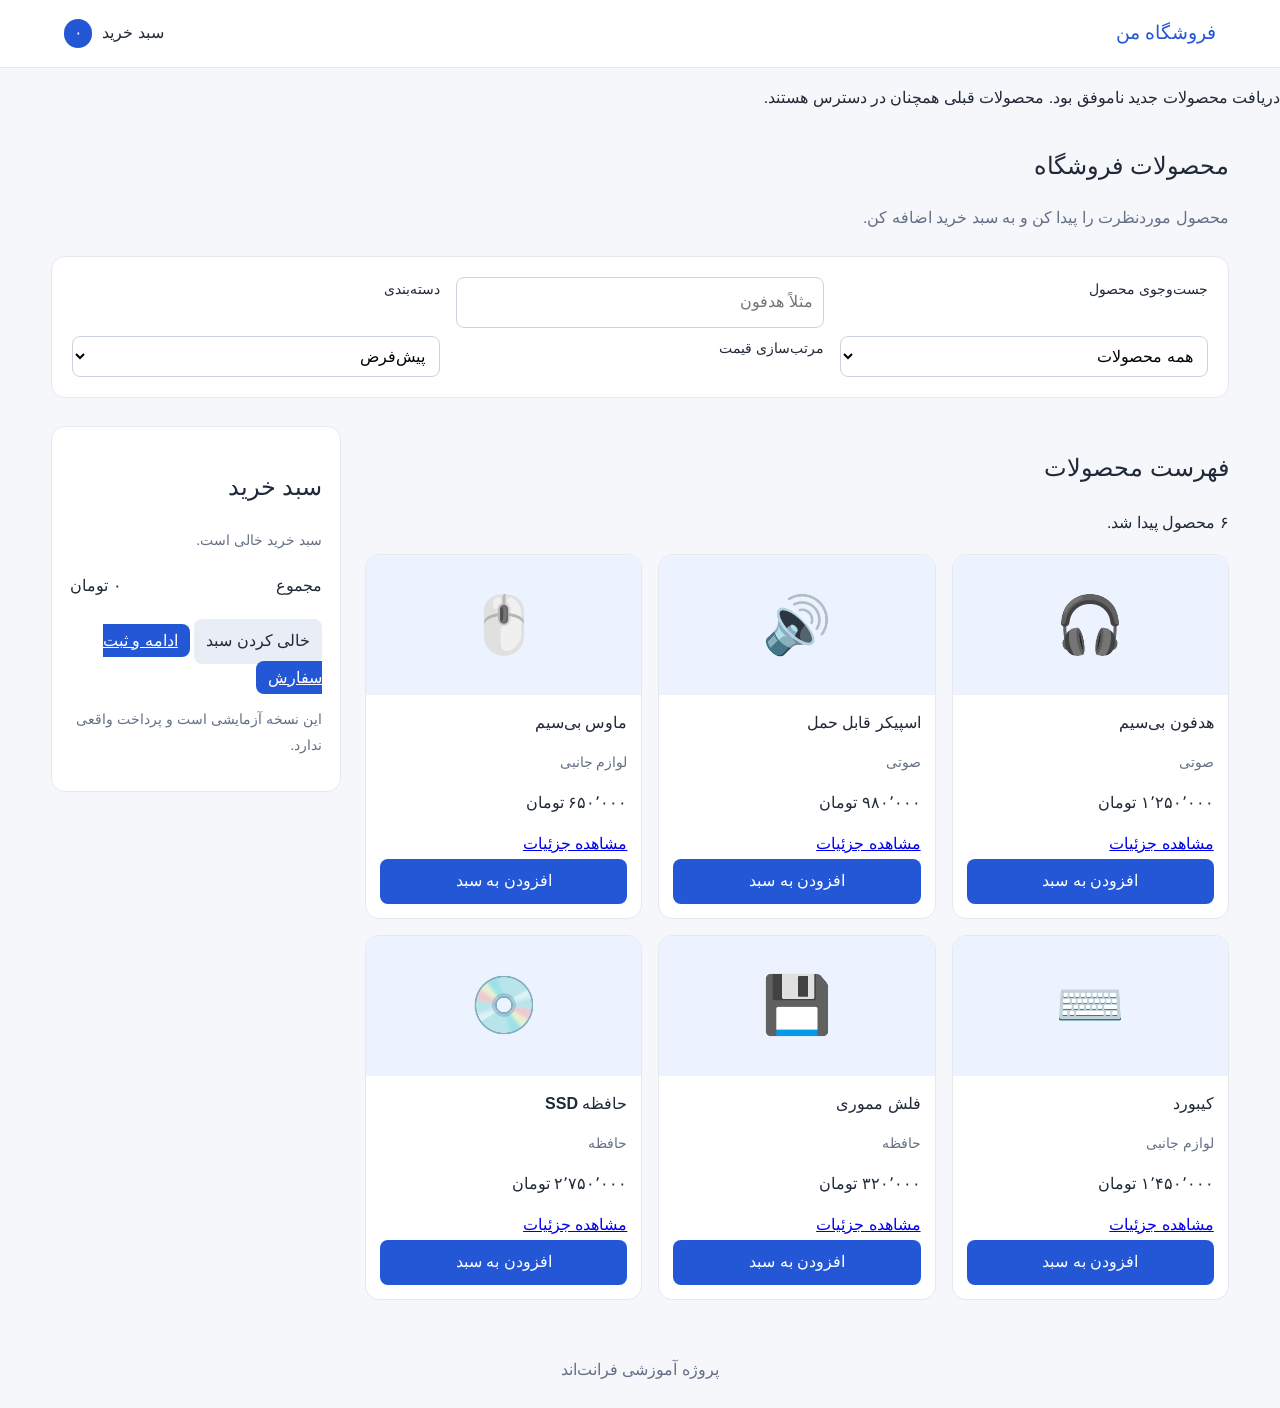
<file: index.html>
<!doctype html>
<html lang="fa" dir="rtl">
  <head>
    <meta charset="UTF-8" />
    <meta name="viewport" content="width=device-width, initial-scale=1.0" />

    <title>فروشگاه من | نسخه آنلاین</title>
    <link rel="stylesheet" href="style.css" />
    <script src="products.js" defer></script>
    <script src="api.js" defer></script>
    <script src="cart.js" defer></script>
    <script src="app.js" defer></script>
  </head>
  <body>
    <header class="site-header">
      <a class="logo" href="index.html">فروشگاه من</a>

      <a class="cart-link" href="#cart">
        سبد خرید
        <span id="cart-count">۰</span>
      </a>
    </header>

    <p id="api-status" role="status" aria-live="polite" hidden></p>

    <main class="container">
      <section class="intro">
        <h1>محصولات فروشگاه</h1>
        <p>محصول موردنظرت را پیدا کن و به سبد خرید اضافه کن.</p>
      </section>

      <section class="toolbar" aria-label="جست‌وجو و فیلتر محصولات">
        <label for="search">جست‌وجوی محصول</label>
        <input id="search" type="search" placeholder="مثلاً هدفون" />

        <label for="category">دسته‌بندی</label>
        <select id="category">
          <option value="all">همه محصولات</option>
          <option value="audio">صوتی</option>
          <option value="accessories">لوازم جانبی</option>
          <option value="storage">حافظه</option>
          <option value="beauty">زیبایی و مراقبت</option>
          <option value="fragrances">عطر و ادکلن</option>
          <option value="furniture">خانه و مبلمان</option>
          <option value="groceries">مواد غذایی</option>
        </select>

        <label for="sort">مرتب‌سازی قیمت</label>
        <select id="sort">
          <option value="default">پیش‌فرض</option>
          <option value="low">ارزان‌تر</option>
          <option value="high">گران‌تر</option>
        </select>
      </section>
      <p id="cart-storage-message" role="status" aria-live="polite" hidden></p>
      <div class="layout">
        <section class="catalog" aria-labelledby="catalog-title">
          <h2 id="catalog-title">فهرست محصولات</h2>
          <p id="result-count" role="status" aria-live="polite"></p>
          <div id="products" class="product-grid"></div>
        </section>

        <aside id="cart" class="cart-panel" aria-labelledby="cart-title">
          <h2 id="cart-title">سبد خرید</h2>
          <div id="cart-items"></div>

          <div class="cart-total">
            <span>مجموع</span>
            <strong id="cart-total">۰ تومان</strong>
          </div>

          <button id="clear-cart" class="secondary-button">
            خالی کردن سبد
          </button>

          <a id="checkout-link" class="primary-button" href="checkout.html">
            ادامه و ثبت سفارش
          </a>
          <p class="notice">این نسخه آزمایشی است و پرداخت واقعی ندارد.</p>
        </aside>
      </div>
    </main>

    <footer class="site-footer">پروژه آموزشی فرانت‌اند</footer>
  </body>
</html>
</file>
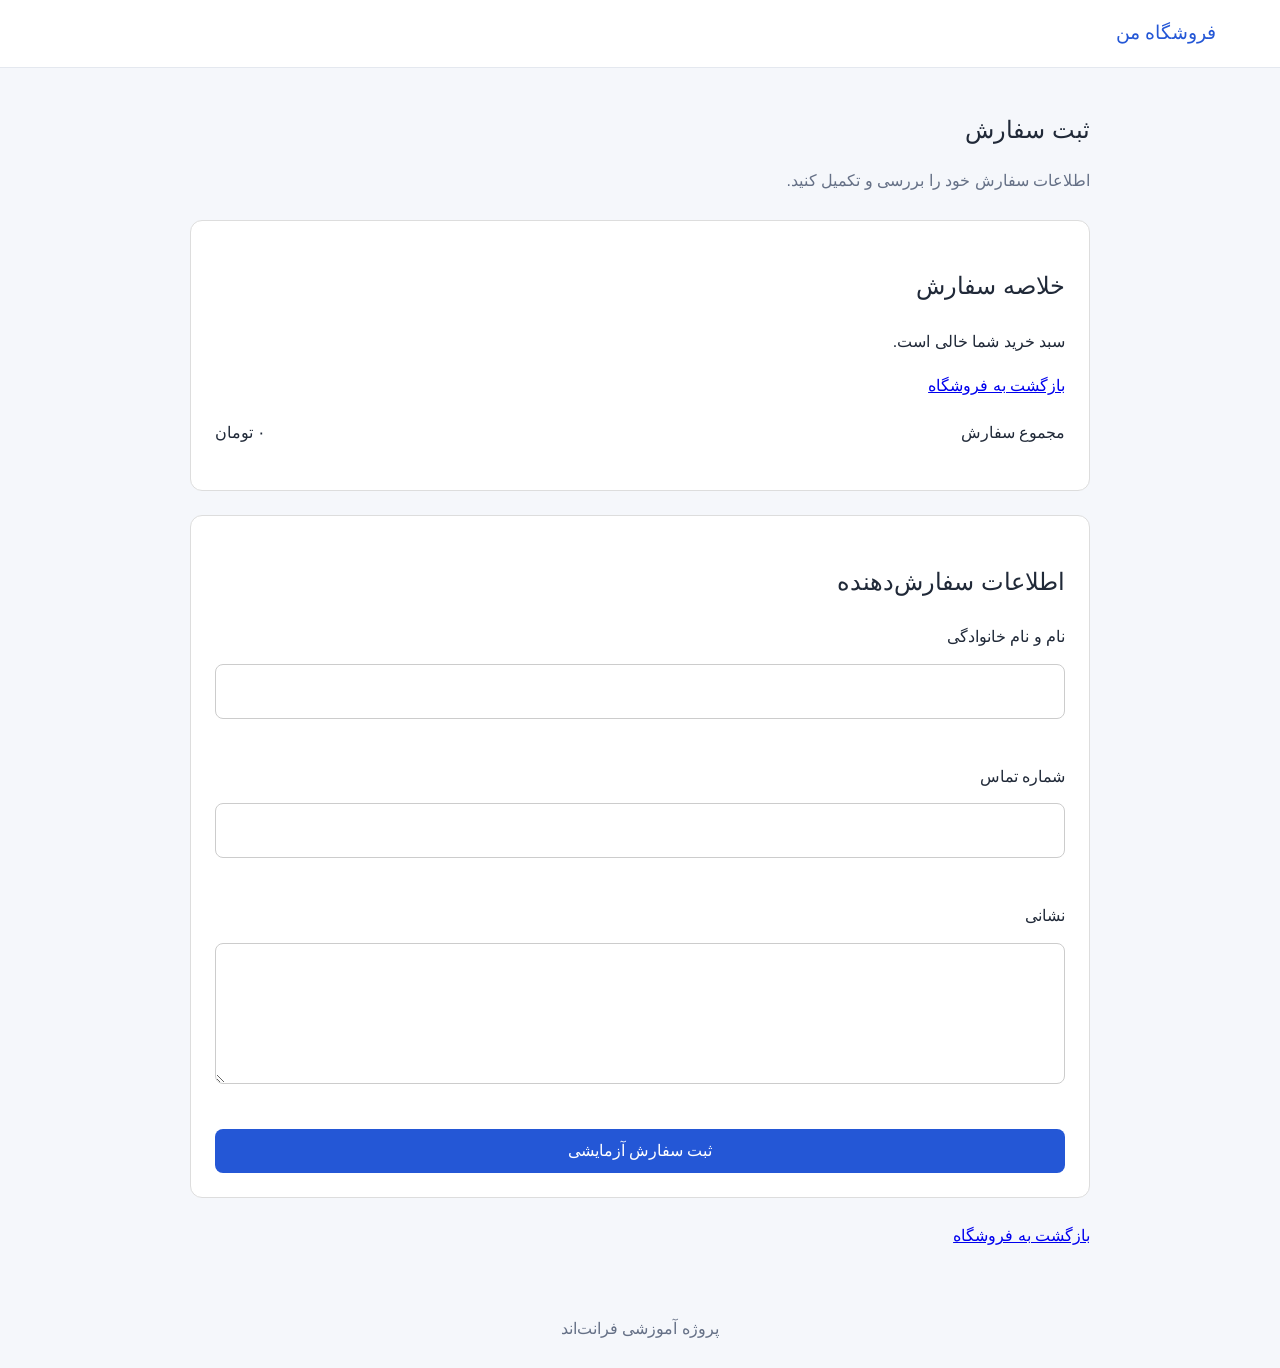
<file: checkout.html>
<!doctype html>
<html lang="fa" dir="rtl">
  <head>
    <meta charset="UTF-8" />
    <meta name="viewport" content="width=device-width, initial-scale=1.0" />

    <title>ثبت سفارش | فروشگاه من</title>
    <link rel="stylesheet" href="style.css" />
    <script src="products.js" defer></script>
    <script src="cart.js" defer></script>
    <script src="checkout.js" defer></script>
  </head>

  <body>
    <header class="site-header">
      <a class="logo" href="index.html">فروشگاه من</a>
    </header>

    <main class="container checkout-page">
      <section class="intro">
        <h1>ثبت سفارش</h1>
        <p>اطلاعات سفارش خود را بررسی و تکمیل کنید.</p>
      </section>

      <section class="checkout-summary">
        <h2>خلاصه سفارش</h2>
        <div id="checkout-items"></div>

        <div class="cart-total">
          <span>مجموع سفارش</span>
          <strong id="checkout-total">۰ تومان</strong>
        </div>
      </section>

      <section class="checkout-form-section">
        <h2>اطلاعات سفارش‌دهنده</h2>

        <p id="checkout-message" role="status" aria-live="polite"></p>

        <form id="checkout-form" novalidate>
          <label for="customer-name">نام و نام خانوادگی</label>
          <input
            id="customer-name"
            name="customerName"
            type="text"
            autocomplete="name"
            minlength="3"
            maxlength="80"
            required
            aria-describedby="name-error"
          />
          <p id="name-error" class="field-error" aria-live="polite"></p>

          <label for="customer-phone">شماره تماس</label>
          <input
            id="customer-phone"
            name="phone"
            type="tel"
            autocomplete="tel"
            required
            aria-describedby="phone-error"
          />
          <p id="phone-error" class="field-error" aria-live="polite"></p>

          <label for="customer-address">نشانی</label>
          <textarea
            id="customer-address"
            name="address"
            rows="4"
            autocomplete="street-address"
            minlength="10"
            maxlength="500"
            required
            aria-describedby="address-error"
          ></textarea>
          <p id="address-error" class="field-error" aria-live="polite"></p>

          <button type="submit" class="primary-button">
            ثبت سفارش آزمایشی
          </button>
        </form>
      </section>

      <a href="index.html">بازگشت به فروشگاه</a>
    </main>

    <footer class="site-footer">پروژه آموزشی فرانت‌اند</footer>
  </body>
</html>
</file>
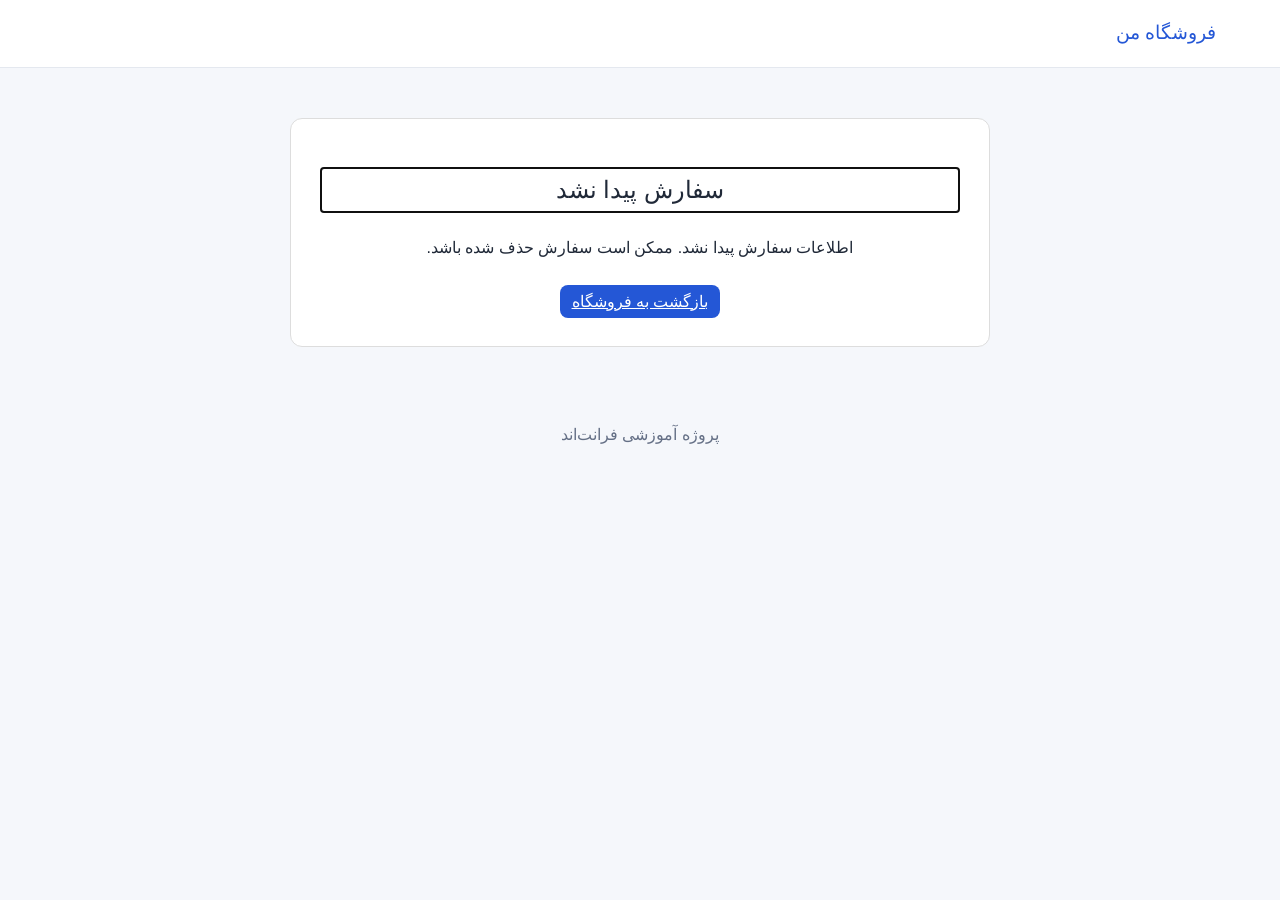
<file: order-success.html>
<!doctype html>
<html lang="fa" dir="rtl">
  <head>
    <meta charset="UTF-8" />
    <meta name="viewport" content="width=device-width, initial-scale=1.0" />

    <title>نتیجهٔ سفارش | فروشگاه من</title>
    <link rel="stylesheet" href="style.css" />
    <script src="order-success.js" defer></script>
  </head>

  <body>
    <header class="site-header">
      <a class="logo" href="index.html">فروشگاه من</a>
    </header>

    <main class="container order-success-page">
      <section class="order-success-panel">
        <h1 id="order-page-title" tabindex="-1">نتیجهٔ سفارش</h1>

        <p id="order-success-message" role="status" aria-live="polite">
          در حال بررسی اطلاعات سفارش...
        </p>

        <div id="order-details" hidden>
          <p>
            شناسه سفارش:
            <strong id="order-id"></strong>
          </p>

          <p>
            نام سفارش‌دهنده:
            <strong id="order-customer"></strong>
          </p>

          <p>
            مبلغ سفارش:
            <strong id="order-total"></strong>
          </p>
        </div>

        <a class="primary-button" href="index.html"> بازگشت به فروشگاه </a>
      </section>
    </main>

    <footer class="site-footer">پروژه آموزشی فرانت‌اند</footer>
  </body>
</html>
</file>
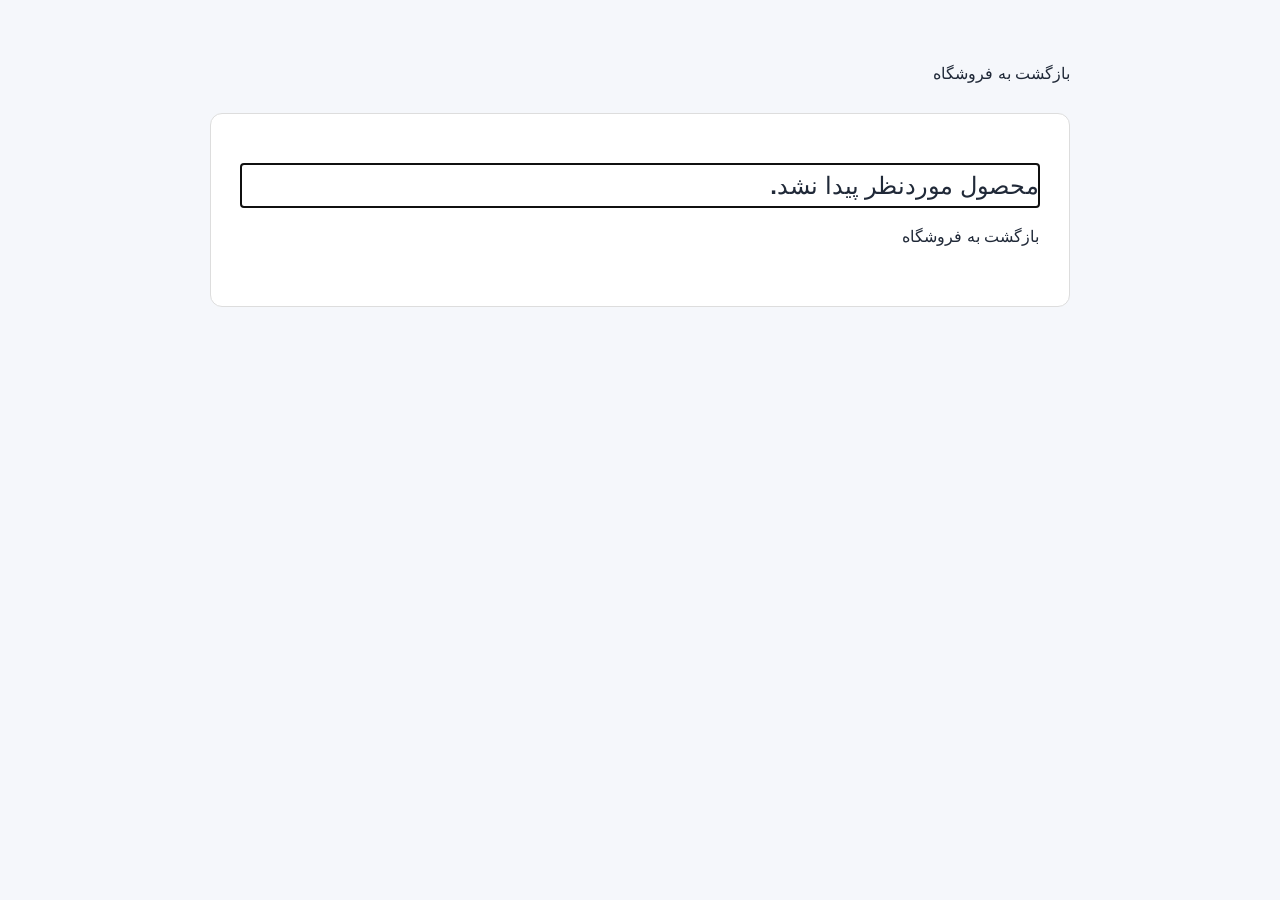
<file: product.html>
<!doctype html>
<html lang="fa" dir="rtl">
  <head>
    <meta charset="UTF-8" />
    <meta name="viewport" content="width=device-width, initial-scale=1.0" />
    <title>جزئیات محصول | فروشگاه من</title>
    <link rel="stylesheet" href="style.css" />
    <script src="products.js" defer></script>
    <script src="cart.js" defer></script>
    <script src="product.js" defer></script>
  </head>
  <body>
    <main class="product-detail-page">
      <a href="index.html" class="back-link">بازگشت به فروشگاه</a>

      <section id="product-detail">
        <p role="status" aria-live="polite">در حال بارگذاری اطلاعات محصول...</p>
      </section>
    </main>
  </body>
</html>
</file>
<file: style.css>
:root {
  font-family: Tahoma, Arial, sans-serif;
  color: #202938;
  background: #f5f7fb;
  font-synthesis: none;
}

* {
  box-sizing: border-box;
}

html {
  -webkit-text-size-adjust: 100%;
}

body {
  min-width: 320px;
}

img,
video {
  max-width: 100%;
  height: auto;
}

body {
  margin: 0;
  line-height: 1.8;
}

button,
input,
select {
  font: inherit;
}

button,
select {
  cursor: pointer;
}

.site-header {
  display: flex;
  align-items: center;
  justify-content: space-between;
  gap: 16px;
  padding: 16px 5%;
  background: #fff;
  border-bottom: 1px solid #e4e8ef;
}

.logo {
  color: #2457d6;
  font-size: 1.2rem;
  font-weight: bold;
  text-decoration: none;
}

.cart-link {
  color: #202938;
  text-decoration: none;
}

#cart-count {
  display: inline-grid;
  place-items: center;
  min-width: 28px;
  min-height: 28px;
  margin-inline-start: 6px;
  padding: 0 6px;
  border-radius: 50px;
  background: #2457d6;
  color: white;
}

.container {
  width: min(1200px, 92%);
  margin: 32px auto;
}

.intro {
  margin-bottom: 24px;
}

.intro h1 {
  margin-bottom: 4px;
}

.intro p {
  color: #657086;
}

.toolbar {
  display: grid;
  grid-template-columns: repeat(3, minmax(0, 1fr));
  gap: 8px 16px;
  margin-bottom: 28px;
  padding: 20px;
  border: 1px solid #e4e8ef;
  border-radius: 14px;
  background: white;
}

.toolbar label {
  font-size: 0.9rem;
  font-weight: bold;
}

.toolbar input,
.toolbar select {
  width: 100%;
  min-width: 0;
  padding: 10px;
  border: 1px solid #cbd3e0;
  border-radius: 8px;
  background: white;
}

.layout {
  display: grid;
  grid-template-columns: minmax(0, 1fr) 290px;
  align-items: start;
  gap: 24px;
}

.product-grid {
  display: grid;
  grid-template-columns: repeat(3, minmax(0, 1fr));
  gap: 16px;
}

.product-card {
  min-width: 0;
  overflow: hidden;
  border: 1px solid #e4e8ef;
  border-radius: 14px;
  background: white;
}

.product-visual {
  display: grid;
  min-height: 140px;
  place-items: center;
  background: #edf2ff;
  font-size: 3.5rem;
}

.product-info {
  padding: 14px;
}

.product-info h3 {
  margin: 0 0 8px;
  font-size: 1rem;
}

.product-category {
  color: #657086;
  font-size: 0.85rem;
}

.product-price {
  margin: 12px 0;
  font-weight: bold;
}

.primary-button,
.secondary-button,
.quantity-button {
  padding: 8px 12px;
  border: 0;
  border-radius: 8px;
}

.primary-button {
  width: 100%;
  background: #2457d6;
  color: white;
}

.primary-button:hover {
  background: #1945b3;
}

.secondary-button,
.quantity-button {
  background: #e9edf5;
  color: #202938;
}

button:focus-visible,
a:focus-visible,
input:focus-visible,
select:focus-visible {
  outline: 3px solid #f2a900;
  outline-offset: 3px;
}

.cart-panel {
  padding: 18px;
  border: 1px solid #e4e8ef;
  border-radius: 14px;
  background: white;
}

.cart-row {
  padding: 12px 0;
  border-bottom: 1px solid #e4e8ef;
}

.cart-row h3 {
  margin: 0;
  font-size: 0.95rem;
}

.cart-controls {
  display: flex;
  align-items: center;
  flex-wrap: wrap;
  gap: 8px;
  margin-top: 8px;
}

.remove-button {
  padding: 4px;
  border: 0;
  background: transparent;
  color: #b42318;
}

.cart-total {
  display: flex;
  justify-content: space-between;
  gap: 8px;
  margin: 18px 0;
}

.notice,
.empty-message {
  color: #657086;
  font-size: 0.9rem;
}

.site-footer {
  padding: 24px;
  color: #657086;
  text-align: center;
}

@media (max-width: 900px) {
  .layout {
    grid-template-columns: 1fr;
  }

  .product-grid {
    grid-template-columns: repeat(2, minmax(0, 1fr));
  }
}

@media (max-width: 560px) {
  .toolbar {
    grid-template-columns: 1fr;
  }

  .product-grid {
    grid-template-columns: 1fr;
  }

  .container {
    width: 94%;
  }
}

/* Product detail page */

.product-detail-page {
  max-width: 900px;
  margin: 40px auto;
  padding: 20px;
}

.back-link {
  display: inline-block;
  margin-bottom: 24px;
  color: inherit;
  text-decoration: none;
}

.back-link:hover {
  text-decoration: underline;
}

#product-detail {
  padding: 30px;
  border: 1px solid #ddd;
  border-radius: 12px;
  background-color: #fff;
}

.detail-visual {
  display: flex;
  align-items: center;
  justify-content: center;
  min-height: 180px;
  margin-bottom: 24px;
  border-radius: 10px;
  background-color: #f5f5f5;
  font-size: 80px;
}

#product-detail h1 {
  margin-bottom: 16px;
}

.detail-category {
  color: #666;
}

.detail-description {
  line-height: 2;
  margin: 20px 0;
}

.detail-price {
  font-size: 20px;
  font-weight: bold;
  margin-bottom: 20px;
}

.detail-message {
  margin-top: 16px;
  color: #187a3d;
  line-height: 1.8;
}

.detail-cart-quantity {
  margin: 16px 0;
  padding: 12px;
  border-radius: 8px;
  background-color: #f0f7f1;
  color: #187a3d;
  line-height: 1.8;
}

/* Checkout page */

.checkout-page {
  max-width: 900px;
  margin: 40px auto;
}

.checkout-summary,
.checkout-form-section {
  padding: 24px;
  margin-bottom: 24px;
  border: 1px solid #ddd;
  border-radius: 12px;
  background-color: #fff;
}

.checkout-form-section form {
  display: grid;
  gap: 12px;
}

.checkout-form-section input,
.checkout-form-section textarea {
  width: 100%;
  padding: 12px;
  border: 1px solid #ccc;
  border-radius: 8px;
  font: inherit;
}

.checkout-form-section textarea {
  resize: vertical;
}

#checkout-message {
  line-height: 1.8;
}

.checkout-item {
  display: flex;
  justify-content: space-between;
  align-items: center;
  gap: 16px;
  padding: 14px 0;
  border-bottom: 1px solid #eee;
  flex-wrap: wrap;
}

.checkout-item:last-child {
  border-bottom: none;
}

.field-error {
  color: #c62828;
  font-size: 0.9rem;
  margin: 0;
  min-height: 1.4em;
}

.checkout-form-section input[aria-invalid="true"],
.checkout-form-section textarea[aria-invalid="true"] {
  border-color: #c62828;
  outline-color: #c62828;
}

.checkout-form-section input:focus,
.checkout-form-section textarea:focus {
  outline: 2px solid #777;
  outline-offset: 2px;
}

.order-success-page {
  max-width: 700px;
  margin: 50px auto;
}

.order-success-panel {
  padding: 30px;
  background-color: #fff;
  border: 1px solid #ddd;
  border-radius: 12px;
  text-align: center;
}

.order-success-panel h1 {
  margin-bottom: 20px;
}

#order-success-message {
  line-height: 2;
  margin-bottom: 24px;
}

#order-details {
  margin: 24px 0;
  padding: 16px;
  background-color: #f7f7f7;
  border-radius: 8px;
  text-align: right;
}

#order-details p {
  margin: 12px 0;
  overflow-wrap: anywhere;
}

@media (max-width: 560px) {
  .site-header {
    flex-wrap: wrap;
    padding: 12px 4%;
  }

  .product-detail-page,
  .checkout-page,
  .order-success-page {
    width: 94%;
    margin: 24px auto;
  }

  #product-detail {
    padding: 18px;
  }

  .checkout-summary,
  .checkout-form-section {
    padding: 16px;
  }

  .order-success-panel {
    padding: 20px;
  }

  .detail-visual {
    min-height: 140px;
    font-size: 56px;
  }
}
</file>
